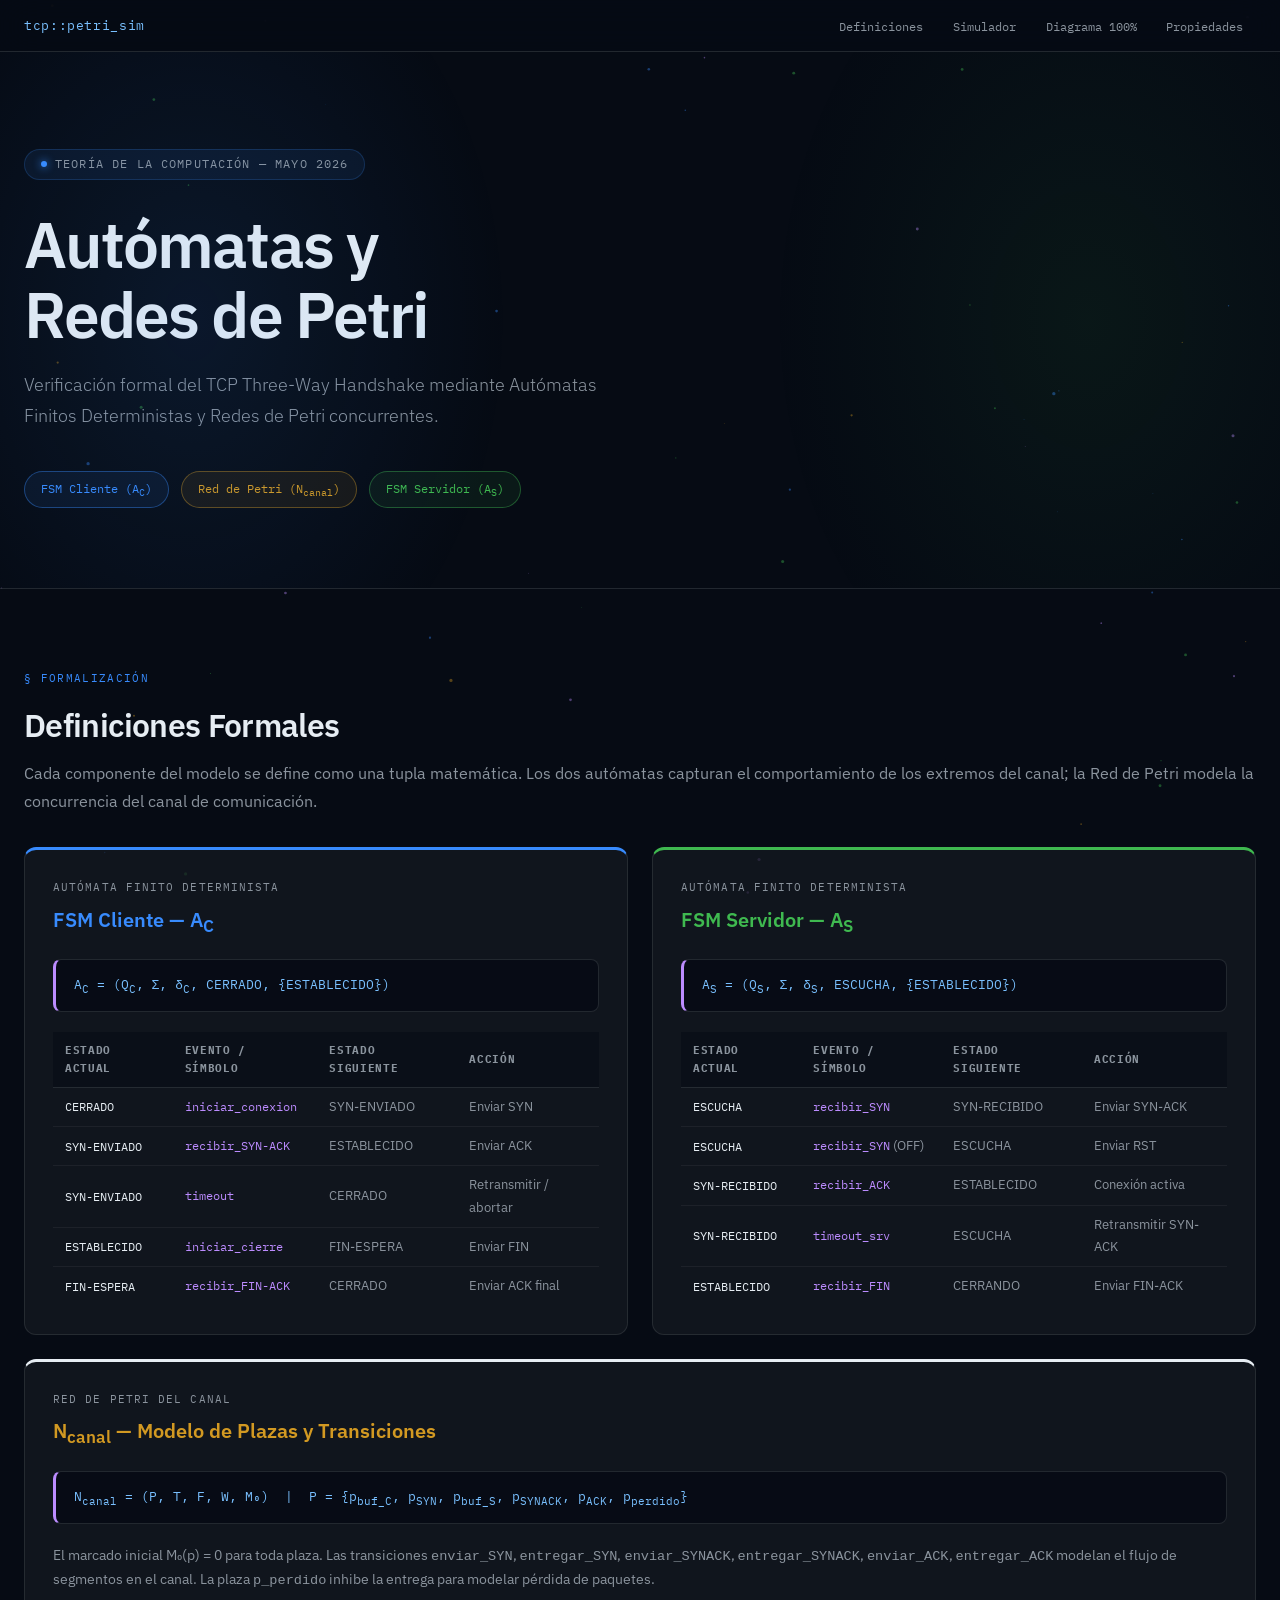
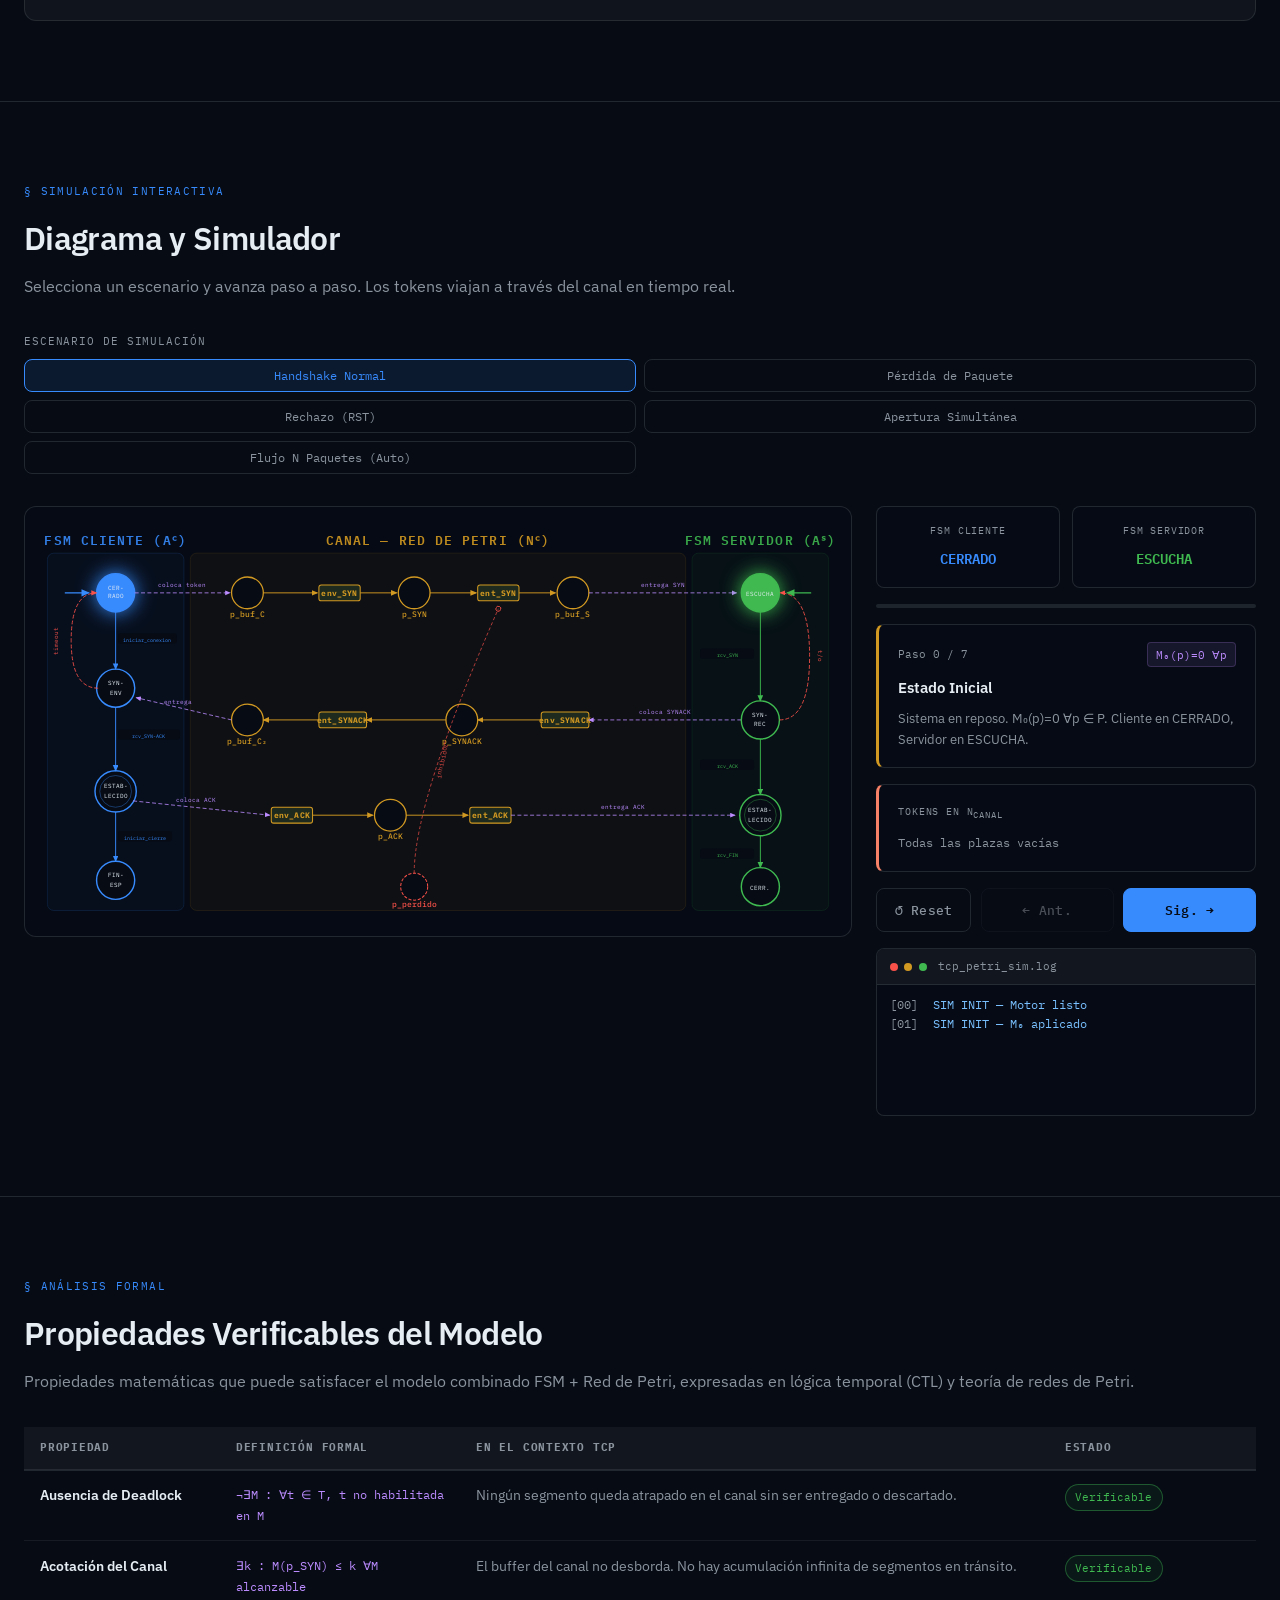
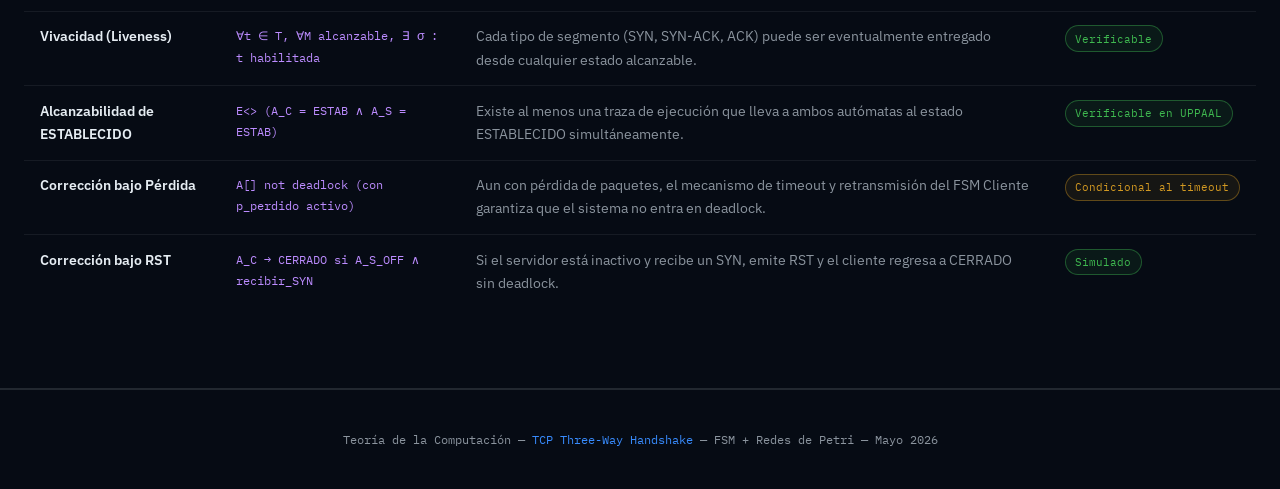
<file: index.html>
<!DOCTYPE html>
<html lang="es">

<head>
    <meta charset="UTF-8">
    <meta name="viewport" content="width=device-width, initial-scale=1.0">
    <meta name="description" content="Simulador interactivo de verificación formal del TCP Three-Way Handshake mediante Autómatas Finitos y Redes de Petri. Herramienta educativa para Teoría de la Computación.">
    <title>TCP Handshake — Autómatas y Redes de Petri</title>

    <!-- Google Fonts: IBM Plex -->
    <link rel="preconnect" href="https://fonts.googleapis.com">
    <link rel="preconnect" href="https://fonts.gstatic.com" crossorigin>
    <link href="https://fonts.googleapis.com/css2?family=IBM+Plex+Mono:wght@400;500;600&family=IBM+Plex+Sans:ital,wght@0,300;0,400;0,500;0,600;1,300&display=swap" rel="stylesheet">

    <!-- Estilos principales -->
    <link rel="stylesheet" href="styles.css">
</head>

<body>

    <!-- Fondo animado de partículas -->
    <canvas id="canvas-fondo" aria-hidden="true"></canvas>

    <!-- Contenedor raíz donde main.js inyecta los componentes -->
    <div id="app">
        <div class="loading-screen" id="loading-screen">
            <div class="loading-logo">
                <div class="loading-icon">
                    <svg width="48" height="48" viewBox="0 0 48 48" fill="none" xmlns="http://www.w3.org/2000/svg">
                        <circle cx="24" cy="24" r="22" stroke="#388bfd" stroke-width="2" stroke-dasharray="4 2"/>
                        <circle cx="24" cy="24" r="8" fill="#388bfd" opacity="0.3"/>
                        <circle cx="24" cy="24" r="4" fill="#388bfd"/>
                    </svg>
                </div>
                <span class="loading-texto">Inicializando Simulador</span>
                <div class="loading-barra">
                    <div class="loading-barra-fill"></div>
                </div>
            </div>
        </div>
    </div>

    <!-- Script de tooltips global -->
    <script src="tooltips.js"></script>
    <!-- Script principal (módulo ES6) -->
    <script type="module" src="main.js"></script>
</body>

</html>
</file>
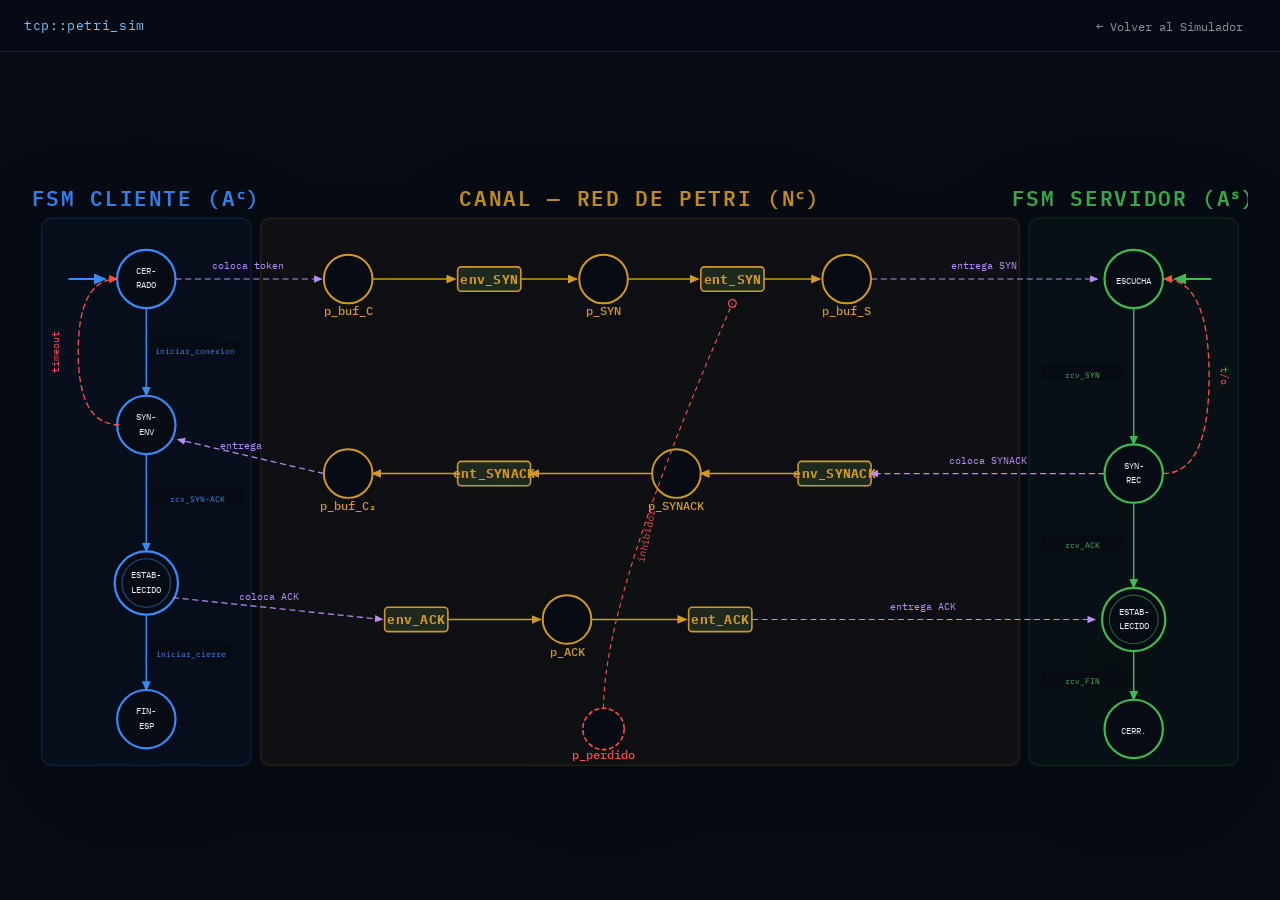
<file: diagrama.html>
<!doctype html>
<html lang="es">
  <head>
    <meta charset="UTF-8" />
    <meta name="viewport" content="width=device-width, initial-scale=1.0" />
    <title>Diagrama 100% — TCP Handshake Petri Net</title>
    <link
      href="https://fonts.googleapis.com/css2?family=IBM+Plex+Mono:wght@400;500;600&family=IBM+Plex+Sans:ital,wght@0,300;0,400;0,500;0,600;1,300&display=swap"
      rel="stylesheet"
    />
    <link rel="stylesheet" href="styles.css" />
    <style>
      body {
        margin: 0;
        padding: 0;
        background-color: var(--c-fondo);
        display: flex;
        flex-direction: column;
        min-height: 100vh;
        overflow-x: hidden;
      }
      .diagrama-full-layout {
        flex: 1;
        display: flex;
        align-items: center;
        justify-content: center;
        padding: 2rem;
        width: 100%;
        box-sizing: border-box;
      }
      /* Override specific dimensions for this view */
      .diagrama-full-layout svg {
        width: 100%;
        max-width: 1400px;
        height: auto;
        max-height: 90vh;
        filter: drop-shadow(0 20px 40px rgba(0, 0, 0, 0.4));
      }
    </style>
  </head>
  <body>
    <nav class="nav-sticky">
      <div class="contenedor nav-inner">
        <span class="nav-logo">tcp::petri_sim</span>
        <ul class="nav-links">
          <li><a href="index.html">← Volver al Simulador</a></li>
        </ul>
      </div>
    </nav>

    <div class="diagrama-full-layout" id="diagrama-container">
      <!-- El JS inyectará aquí el SVG para no duplicar código -->
    </div>

    <!-- Script de tooltips -->
    <script src="tooltips.js"></script>
    <script>
      // Cargar dinámicamente el SVG desde simulator-ui.html para evitar duplicación
      fetch("components/simulator-ui.html")
        .then((res) => res.text())
        .then((html) => {
          const parser = new DOMParser();
          const doc = parser.parseFromString(html, "text/html");
          const svg = doc.querySelector("svg");
          if (svg) {
            // Removemos el token animado ya que aquí es estático
            const token = svg.querySelector("#token-viajero");
            if (token) token.remove();

            document.getElementById("diagrama-container").appendChild(svg);

            // Inicializar los tooltips una vez inyectado el SVG
            initTooltips();
          }
        });
    </script>
  </body>
</html>
</file>
<file: styles.css>
/* ================================================================
   TCP PETRI NET SIMULATOR — styles.css
   Diseño premium: glassmorphism, animaciones, dark theme
   ================================================================ */

/* ─── 1. VARIABLES GLOBALES ─────────────────────────────────── */
:root {
    --c-fondo:        #060b14;
    --c-superficie:   rgba(22, 27, 34, 0.85);
    --c-borde:        rgba(48, 54, 61, 0.7);
    --c-borde-glow:   rgba(56, 139, 253, 0.25);

    --c-texto:        #e6edf3;
    --c-texto-dim:    #8b949e;
    --c-codigo:       #79c0ff;

    --c-cliente:      #388bfd;
    --c-servidor:     #3fb950;
    --c-canal:        #d29922;
    --c-token:        #f78166;
    --c-acento:       #bc8cff;
    --c-error:        #f85149;
    --c-success:      #3fb950;

    --fuente:         'IBM Plex Sans', sans-serif;
    --mono:           'IBM Plex Mono', monospace;

    --r:              12px;
    --r-sm:           8px;
    --sombra:         0 8px 32px rgba(0,0,0,0.5);
    --sombra-glow-c:  0 0 24px rgba(56,139,253,0.3);
    --sombra-glow-s:  0 0 24px rgba(63,185,80,0.3);
    --ease:           cubic-bezier(0.4, 0, 0.2, 1);
}

/* ─── 2. RESET Y BASE ───────────────────────────────────────── */
*, *::before, *::after { box-sizing: border-box; margin: 0; padding: 0; }

html { scroll-behavior: smooth; }

body {
    font-family: var(--fuente);
    background-color: var(--c-fondo);
    color: var(--c-texto);
    line-height: 1.7;
    min-height: 100vh;
    overflow-x: hidden;
}

#canvas-fondo {
    position: fixed;
    inset: 0;
    z-index: 0;
    pointer-events: none;
    opacity: 0.4;
}

#app { position: relative; z-index: 1; }

/* ─── 3. LOADING SCREEN ─────────────────────────────────────── */
.loading-screen {
    display: flex;
    align-items: center;
    justify-content: center;
    min-height: 100vh;
}
.loading-logo { text-align: center; }
.loading-icon {
    animation: pulse-glow 1.5s ease-in-out infinite;
    margin-bottom: 1.2rem;
}
.loading-texto {
    display: block;
    font-family: var(--mono);
    font-size: 0.8rem;
    color: var(--c-texto-dim);
    letter-spacing: 0.12em;
    text-transform: uppercase;
    margin-bottom: 1rem;
}
.loading-barra {
    width: 160px;
    height: 2px;
    background: var(--c-borde);
    border-radius: 2px;
    margin: 0 auto;
    overflow: hidden;
}
.loading-barra-fill {
    height: 100%;
    background: var(--c-cliente);
    border-radius: 2px;
    animation: loading-sweep 1.2s var(--ease) infinite;
}

/* ─── 4. LAYOUT ─────────────────────────────────────────────── */
.contenedor {
    max-width: 1280px;
    margin: 0 auto;
    padding: 0 1.5rem;
}

section {
    padding: 5rem 0;
    border-bottom: 1px solid var(--c-borde);
}

.seccion-titulo {
    font-size: clamp(1.5rem, 3vw, 2rem);
    font-weight: 600;
    letter-spacing: -0.02em;
    margin-bottom: 0.5rem;
}

.seccion-descripcion {
    color: var(--c-texto-dim);
    font-size: 1rem;
    margin-bottom: 2rem;
}

.seccion-label {
    font-family: var(--mono);
    font-size: 0.7rem;
    text-transform: uppercase;
    letter-spacing: 0.12em;
    color: var(--c-cliente);
    margin-bottom: 0.6rem;
    display: block;
}

/* ─── 5. GLASSMORPHISM PANEL ────────────────────────────────── */
.glass-panel {
    background: var(--c-superficie);
    backdrop-filter: blur(16px);
    -webkit-backdrop-filter: blur(16px);
    border: 1px solid var(--c-borde);
    border-radius: var(--r);
    box-shadow: var(--sombra);
}

/* ─── 6. HEADER / HERO ──────────────────────────────────────── */
.hero-premium {
    padding: 6rem 0 5rem;
    position: relative;
    overflow: hidden;
    border-bottom: 1px solid var(--c-borde);
    border-radius: 0;
}

.hero-premium::before {
    content: '';
    position: absolute;
    top: -30%;
    left: -10%;
    width: 50%;
    height: 160%;
    background: radial-gradient(ellipse, rgba(56,139,253,0.1) 0%, transparent 70%);
    pointer-events: none;
}

.hero-premium::after {
    content: '';
    position: absolute;
    top: -30%;
    right: -10%;
    width: 50%;
    height: 160%;
    background: radial-gradient(ellipse, rgba(63,185,80,0.07) 0%, transparent 70%);
    pointer-events: none;
}

.hero-badge {
    display: inline-flex;
    align-items: center;
    gap: 0.5rem;
    font-family: var(--mono);
    font-size: 0.72rem;
    letter-spacing: 0.1em;
    text-transform: uppercase;
    color: var(--c-texto-dim);
    background: rgba(56,139,253,0.08);
    border: 1px solid rgba(56,139,253,0.2);
    border-radius: 20px;
    padding: 0.3rem 1rem;
    margin-bottom: 1.8rem;
}

.hero-badge::before {
    content: '';
    width: 6px; height: 6px;
    border-radius: 50%;
    background: var(--c-cliente);
    box-shadow: 0 0 8px var(--c-cliente);
    animation: blink 2s ease-in-out infinite;
}

.hero-titulo {
    font-size: clamp(2.2rem, 5vw, 4rem);
    font-weight: 600;
    letter-spacing: -0.03em;
    line-height: 1.1;
    margin-bottom: 1.2rem;
    background: linear-gradient(135deg, #e6edf3 30%, #79c0ff 100%);
    -webkit-background-clip: text;
    -webkit-text-fill-color: transparent;
    background-clip: text;
}

.hero-subtitulo {
    font-size: 1.15rem;
    color: var(--c-texto-dim);
    font-weight: 300;
    margin-bottom: 2.5rem;
    max-width: 600px;
}

.hero-chips {
    display: flex;
    gap: 0.75rem;
    flex-wrap: wrap;
}

.chip {
    font-family: var(--mono);
    font-size: 0.78rem;
    padding: 0.35rem 1rem;
    border-radius: 20px;
    border: 1px solid;
    transition: var(--ease) 0.2s;
}
.chip:hover { transform: translateY(-2px); }
.chip-c { color: var(--c-cliente);  border-color: rgba(56,139,253,0.4);  background: rgba(56,139,253,0.08); }
.chip-n { color: var(--c-canal);    border-color: rgba(210,153,34,0.4);  background: rgba(210,153,34,0.08); }
.chip-s { color: var(--c-servidor); border-color: rgba(63,185,80,0.4);   background: rgba(63,185,80,0.08); }

/* ─── 7. NAV / STICKY BAR ───────────────────────────────────── */
.nav-sticky {
    position: sticky;
    top: 0;
    z-index: 100;
    background: rgba(6, 11, 20, 0.85);
    backdrop-filter: blur(20px);
    -webkit-backdrop-filter: blur(20px);
    border-bottom: 1px solid var(--c-borde);
    padding: 0.75rem 0;
    transition: all 0.3s var(--ease);
}

.nav-inner {
    display: flex;
    align-items: center;
    justify-content: space-between;
    gap: 2rem;
}

.nav-logo {
    font-family: var(--mono);
    font-size: 0.8rem;
    color: var(--c-codigo);
    letter-spacing: 0.05em;
}

.nav-links {
    display: flex;
    gap: 0.25rem;
    list-style: none;
}

.nav-links a {
    font-family: var(--mono);
    font-size: 0.78rem;
    color: var(--c-texto-dim);
    text-decoration: none;
    padding: 0.4rem 0.8rem;
    border-radius: var(--r-sm);
    transition: all 0.2s var(--ease);
}

.nav-links a:hover {
    color: var(--c-texto);
    background: rgba(255,255,255,0.06);
}

/* ─── 8. CARDS DE DEFINICION ────────────────────────────────── */
.grid-2col {
    display: grid;
    grid-template-columns: repeat(auto-fit, minmax(440px, 1fr));
    gap: 1.5rem;
    margin-top: 2rem;
}

.card-def {
    background: rgba(22, 27, 34, 0.7);
    border: 1px solid var(--c-borde);
    border-top: 3px solid;
    border-radius: var(--r);
    padding: 1.75rem;
    transition: transform 0.25s var(--ease), box-shadow 0.25s var(--ease);
}
.card-def:hover { transform: translateY(-4px); }
.card-def.cliente { border-top-color: var(--c-cliente); }
.card-def.cliente:hover { box-shadow: var(--sombra-glow-c); }
.card-def.servidor { border-top-color: var(--c-servidor); }
.card-def.servidor:hover { box-shadow: var(--sombra-glow-s); }

.card-label {
    font-family: var(--mono);
    font-size: 0.68rem;
    text-transform: uppercase;
    letter-spacing: 0.1em;
    color: var(--c-texto-dim);
    margin-bottom: 0.4rem;
}
.card-titulo {
    font-size: 1.25rem;
    font-weight: 600;
    margin-bottom: 1.2rem;
}
.card-titulo.cliente { color: var(--c-cliente); }
.card-titulo.servidor { color: var(--c-servidor); }

.formula {
    background: rgba(6,11,20,0.8);
    border: 1px solid var(--c-borde);
    border-left: 3px solid var(--c-acento);
    padding: 0.85rem 1.1rem;
    border-radius: var(--r-sm);
    margin-bottom: 1.25rem;
    font-family: var(--mono);
    font-size: 0.8rem;
    color: var(--c-codigo);
    overflow-x: auto;
}

/* Tabla de transiciones */
.tabla-t {
    width: 100%;
    border-collapse: collapse;
    font-size: 0.82rem;
}
.tabla-t th {
    font-family: var(--mono);
    font-size: 0.68rem;
    text-transform: uppercase;
    letter-spacing: 0.06em;
    color: var(--c-texto-dim);
    padding: 0.55rem 0.75rem;
    text-align: left;
    background: rgba(6,11,20,0.5);
    border-bottom: 1px solid var(--c-borde);
}
.tabla-t td {
    padding: 0.5rem 0.75rem;
    border-bottom: 1px solid rgba(48,54,61,0.4);
    vertical-align: middle;
    color: var(--c-texto-dim);
}
.tabla-t td:first-child { font-family: var(--mono); font-size: 0.78rem; color: var(--c-texto); }
.tabla-t td code { font-family: var(--mono); font-size: 0.78rem; color: var(--c-acento); }
.tabla-t tr:last-child td { border-bottom: none; }
.tabla-t tr:hover td { background: rgba(255,255,255,0.02); }

/* ─── 9. SIMULADOR ──────────────────────────────────────────── */
#simulador .contenedor { max-width: 1280px; }

.sim-layout {
    display: grid;
    grid-template-columns: 1fr 380px;
    gap: 1.5rem;
    align-items: start;
    margin-top: 2rem;
}

/* SVG del diagrama */
.diagrama-wrapper {
    background: rgba(6,11,20,0.6);
    border: 1px solid var(--c-borde);
    border-radius: var(--r);
    padding: 1rem;
    overflow: hidden;
}

#diagrama-principal {
    width: 100%;
    height: auto;
    display: block;
}

/* Panel lateral del simulador */
.sim-panel {
    display: flex;
    flex-direction: column;
    gap: 1rem;
}

.estados-grid {
    display: grid;
    grid-template-columns: 1fr 1fr;
    gap: 0.75rem;
}

.estado-box {
    background: rgba(6,11,20,0.7);
    border: 1px solid var(--c-borde);
    border-radius: var(--r-sm);
    padding: 0.9rem 1rem;
    text-align: center;
    transition: all 0.3s var(--ease);
}
.estado-box.activo-c { border-color: var(--c-cliente); box-shadow: 0 0 16px rgba(56,139,253,0.2); }
.estado-box.activo-s { border-color: var(--c-servidor); box-shadow: 0 0 16px rgba(63,185,80,0.2); }

.estado-label {
    font-family: var(--mono);
    font-size: 0.65rem;
    text-transform: uppercase;
    letter-spacing: 0.08em;
    color: var(--c-texto-dim);
    margin-bottom: 0.35rem;
    display: block;
}
.estado-valor {
    font-family: var(--mono);
    font-size: 0.88rem;
    font-weight: 600;
    transition: color 0.3s var(--ease);
}
.estado-valor.c { color: var(--c-cliente); }
.estado-valor.s { color: var(--c-servidor); }

/* Progreso */
.progreso-bar-wrap {
    height: 4px;
    background: rgba(48,54,61,0.6);
    border-radius: 4px;
    overflow: hidden;
}
.progreso-bar-fill {
    height: 100%;
    background: linear-gradient(90deg, var(--c-cliente), var(--c-servidor));
    border-radius: 4px;
    transition: width 0.5s var(--ease);
    width: 0%;
}

/* ─── 13. PANEL AUTO-PLAY Y SLIDER ──────────────────────────── */
.panel-autoplay {
    background: rgba(13, 17, 23, 0.6) !important;
    backdrop-filter: blur(12px);
    border: 1px solid rgba(88, 166, 255, 0.2) !important;
    box-shadow: 0 8px 32px rgba(0,0,0,0.4);
    padding: 1.2rem !important;
    border-radius: 12px !important;
    display: flex;
    flex-direction: column;
    gap: 1rem;
    animation: slide-up-fade 0.4s var(--ease);
}

.autoplay-header {
    display: flex;
    justify-content: space-between;
    align-items: center;
    border-bottom: 1px solid rgba(255,255,255,0.05);
    padding-bottom: 0.6rem;
}

.autoplay-title {
    font-size: 0.7rem;
    color: var(--c-texto-dim);
    text-transform: uppercase;
    font-weight: 700;
    letter-spacing: 1px;
}

.autoplay-controls-grid {
    display: grid;
    grid-template-columns: 1fr 1.5fr;
    gap: 1rem;
    align-items: center;
}

.control-group {
    display: flex;
    flex-direction: column;
    gap: 0.4rem;
}

.control-label {
    font-size: 0.65rem;
    color: var(--c-texto-dim);
    font-weight: 600;
}

.input-n-paquetes {
    background: rgba(0,0,0,0.4);
    border: 1px solid var(--c-borde);
    border-radius: 6px;
    color: var(--c-texto);
    font-family: var(--mono);
    font-size: 0.85rem;
    padding: 0.4rem 0.6rem;
    width: 100%;
    outline: none;
    transition: all 0.2s;
}
.input-n-paquetes:focus {
    border-color: var(--c-cliente);
    box-shadow: 0 0 0 2px rgba(56, 139, 253, 0.2);
}

select.input-n-paquetes {
    cursor: pointer;
    appearance: none;
    background-image: url("data:image/svg+xml,%3Csvg xmlns='http://www.w3.org/2000/svg' width='12' height='12' fill='%238b949e' viewBox='0 0 16 16'%3E%3Cpath d='M7.247 11.14 2.451 5.658C1.885 5.013 2.345 4 3.204 4h9.592a1 1 0 0 1 .753 1.659l-4.796 5.48a1 1 0 0 1-1.506 0z'/%3E%3C/svg%3E");
    background-repeat: no-repeat;
    background-position: calc(100% - 10px) center;
    padding-right: 25px;
}

.speed-slider-wrap {
    display: flex;
    align-items: center;
    gap: 0.8rem;
    background: rgba(0,0,0,0.2);
    padding: 0.4rem 0.8rem;
    border-radius: 20px;
}

/* Info del paso */
.paso-card {
    background: rgba(6,11,20,0.7);
    border: 1px solid var(--c-borde);
    border-left: 3px solid var(--c-canal);
    border-radius: var(--r-sm);
    padding: 1.1rem 1.2rem;
}
.paso-header {
    display: flex;
    justify-content: space-between;
    align-items: center;
    margin-bottom: 0.5rem;
}
.paso-num {
    font-family: var(--mono);
    font-size: 0.7rem;
    color: var(--c-texto-dim);
}
.paso-formula-badge {
    font-family: var(--mono);
    font-size: 0.68rem;
    color: var(--c-acento);
    background: rgba(188,140,255,0.1);
    border: 1px solid rgba(188,140,255,0.2);
    padding: 0.15rem 0.5rem;
    border-radius: 4px;
    max-width: 180px;
    overflow: hidden;
    text-overflow: ellipsis;
    white-space: nowrap;
}
.paso-titulo {
    font-size: 0.95rem;
    font-weight: 600;
    margin-bottom: 0.4rem;
    color: var(--c-texto);
}
.paso-desc {
    font-size: 0.82rem;
    color: var(--c-texto-dim);
    line-height: 1.6;
}

/* Escenarios selector */
.escenarios-label {
    font-family: var(--mono);
    font-size: 0.7rem;
    text-transform: uppercase;
    letter-spacing: 0.08em;
    color: var(--c-texto-dim);
    margin-bottom: 0.5rem;
    display: block;
}
.escenarios-grid {
    display: grid;
    grid-template-columns: 1fr 1fr;
    gap: 0.5rem;
    margin-bottom: 0.75rem;
}
.btn-escenario {
    font-family: var(--mono);
    font-size: 0.72rem;
    padding: 0.5rem 0.6rem;
    border-radius: var(--r-sm);
    border: 1px solid var(--c-borde);
    background: transparent;
    color: var(--c-texto-dim);
    cursor: pointer;
    transition: all 0.2s var(--ease);
    text-align: center;
}
.btn-escenario:hover { border-color: var(--c-cliente); color: var(--c-cliente); background: rgba(56,139,253,0.07); }
.btn-escenario.activo { border-color: var(--c-cliente); color: var(--c-cliente); background: rgba(56,139,253,0.12); }

/* Botones de control */
.controles {
    display: grid;
    grid-template-columns: auto 1fr 1fr;
    gap: 0.6rem;
}

.btn {
    font-family: var(--mono);
    font-size: 0.82rem;
    padding: 0.65rem 1.1rem;
    border-radius: var(--r-sm);
    border: 1px solid;
    cursor: pointer;
    transition: all 0.2s var(--ease);
    font-weight: 500;
    letter-spacing: 0.02em;
}
.btn:disabled { opacity: 0.3; cursor: not-allowed; }

.btn-reset {
    background: transparent;
    border-color: var(--c-borde);
    color: var(--c-texto-dim);
}
.btn-reset:hover:not(:disabled) { border-color: var(--c-error); color: var(--c-error); }

.btn-prev {
    background: transparent;
    border-color: var(--c-borde);
    color: var(--c-texto);
}
.btn-prev:hover:not(:disabled) { border-color: var(--c-cliente); color: var(--c-cliente); background: rgba(56,139,253,0.08); }

.btn-next {
    background: var(--c-cliente);
    border-color: var(--c-cliente);
    color: #060b14;
    font-weight: 600;
}
.btn-next:hover:not(:disabled) { background: #58a6ff; border-color: #58a6ff; transform: translateY(-1px); box-shadow: 0 4px 16px rgba(56,139,253,0.4); }

/* Consola */
.consola-wrap {
    background: rgba(6,11,20,0.9);
    border: 1px solid var(--c-borde);
    border-radius: var(--r-sm);
    overflow: hidden;
}
.consola-header {
    display: flex;
    align-items: center;
    gap: 0.4rem;
    padding: 0.5rem 0.8rem;
    background: rgba(22,27,34,0.8);
    border-bottom: 1px solid var(--c-borde);
}
.consola-dot { width: 8px; height: 8px; border-radius: 50%; }
.consola-dot.r { background: #f85149; }
.consola-dot.y { background: #d29922; }
.consola-dot.g { background: #3fb950; }
.consola-titulo {
    font-family: var(--mono);
    font-size: 0.68rem;
    color: var(--c-texto-dim);
    margin-left: 0.3rem;
}
.consola-body {
    height: 130px;
    overflow-y: auto;
    padding: 0.6rem 0.8rem;
    font-family: var(--mono);
    font-size: 0.72rem;
    line-height: 1.7;
}
.consola-body::-webkit-scrollbar { width: 4px; }
.consola-body::-webkit-scrollbar-track { background: transparent; }
.consola-body::-webkit-scrollbar-thumb { background: var(--c-borde); border-radius: 2px; }

.log-line { display: block; }
.log-time { color: var(--c-texto-dim); margin-right: 0.5rem; }
.log-info  { color: var(--c-codigo); }
.log-ok    { color: var(--c-success); }
.log-warn  { color: var(--c-canal); }
.log-error { color: var(--c-error); }
.log-token { color: var(--c-token); }

/* ─── 10. PROPIEDADES ───────────────────────────────────────── */
.tabla-props {
    width: 100%;
    border-collapse: collapse;
    margin-top: 1.5rem;
    font-size: 0.85rem;
}
.tabla-props th {
    font-family: var(--mono);
    font-size: 0.7rem;
    text-transform: uppercase;
    letter-spacing: 0.07em;
    color: var(--c-texto-dim);
    padding: 0.7rem 1rem;
    text-align: left;
    background: rgba(22,27,34,0.8);
    border-bottom: 2px solid var(--c-borde);
}
.tabla-props td {
    padding: 0.85rem 1rem;
    border-bottom: 1px solid rgba(48,54,61,0.4);
    color: var(--c-texto-dim);
    vertical-align: top;
}
.tabla-props tr:last-child td { border-bottom: none; }
.tabla-props tr:hover td { background: rgba(255,255,255,0.02); }

.prop-nombre { font-weight: 600; color: var(--c-texto) !important; }
.prop-formula { font-family: var(--mono); font-size: 0.78rem; color: var(--c-acento) !important; }

.badge {
    display: inline-block;
    font-family: var(--mono);
    font-size: 0.68rem;
    padding: 0.2rem 0.6rem;
    border-radius: 20px;
    border: 1px solid;
    white-space: nowrap;
}
.badge-ok      { color: var(--c-success); border-color: rgba(63,185,80,0.4); background: rgba(63,185,80,0.08); }
.badge-parcial { color: var(--c-canal);   border-color: rgba(210,153,34,0.4); background: rgba(210,153,34,0.08); }

/* ─── 11. FOOTER ────────────────────────────────────────────── */
footer {
    padding: 2.5rem 0;
    text-align: center;
    border-top: 1px solid var(--c-borde);
    font-family: var(--mono);
    font-size: 0.75rem;
    color: var(--c-texto-dim);
}
footer span { color: var(--c-cliente); }

/* ─── 12. ANIMACIONES ───────────────────────────────────────── */

/* Fix crítico: SVG circles con transform deben escalar desde su propio centro */
#diagrama-principal circle[id^="tk-"] {
    transform-box: fill-box;
    transform-origin: center;
    pointer-events: none;
}

@keyframes pulse-glow {
    0%, 100% { filter: drop-shadow(0 0 6px rgba(56,139,253,0.6)); }
    50%       { filter: drop-shadow(0 0 18px rgba(56,139,253,1)); }
}

@keyframes loading-sweep {
    0%   { transform: translateX(-100%); }
    100% { transform: translateX(400%); }
}

@keyframes blink {
    0%, 100% { opacity: 1; }
    50%       { opacity: 0.3; }
}

@keyframes token-appear {
    0%   { transform: scale(0); opacity: 0; }
    70%  { transform: scale(1.3); opacity: 1; }
    100% { transform: scale(1);   opacity: 1; }
}

@keyframes token-pulse {
    0%, 100% { r: 6; }
    50%       { r: 8; }
}

@keyframes trans-fire {
    0%   { opacity: 0.9; }
    50%  { opacity: 1; filter: drop-shadow(0 0 8px #d29922) brightness(1.6); }
    100% { opacity: 0.9; }
}

@keyframes fade-in-up {
    from { opacity: 0; transform: translateY(20px); }
    to   { opacity: 1; transform: translateY(0); }
}

.fade-in { animation: fade-in-up 0.5s var(--ease) both; }

/* SVG token animado */
.token-activo {
    animation: token-appear 0.35s var(--ease) both;
}
.trans-activa {
    animation: trans-fire 0.6s var(--ease) both;
}

/* ─── 13. RESPONSIVE ────────────────────────────────────────── */
@media (max-width: 900px) {
    .sim-layout { grid-template-columns: 1fr; }
    .grid-2col  { grid-template-columns: 1fr; }
    .nav-links  { display: none; }
}

@media (max-width: 600px) {
    .hero-titulo    { font-size: 2rem; }
    .controles      { grid-template-columns: 1fr 1fr 1fr; }
    .estados-grid   { grid-template-columns: 1fr; }
    .escenarios-grid { grid-template-columns: 1fr; }
}

/* ─── 14. TOOLTIP FLOTANTE ──────────────────────────────────── */
#tooltip-popup {
    position: fixed;
    z-index: 9999;
    pointer-events: none;
    max-width: 280px;
    padding: 1rem 1.2rem;
    background: rgba(10, 16, 28, 0.97);
    backdrop-filter: blur(20px);
    -webkit-backdrop-filter: blur(20px);
    border: 1px solid rgba(56,139,253,0.25);
    border-radius: 10px;
    box-shadow: 0 12px 40px rgba(0,0,0,0.7), 0 0 0 1px rgba(255,255,255,0.04);
    opacity: 0;
    transform: translateY(8px) scale(0.96);
    transition: opacity 0.18s var(--ease), transform 0.18s var(--ease);
    will-change: transform, opacity;
}
#tooltip-popup.visible {
    opacity: 1;
    transform: translateY(0) scale(1);
}
.tip-titulo {
    font-family: var(--mono);
    font-size: 0.88rem;
    font-weight: 600;
    color: var(--c-texto);
    margin-bottom: 0.35rem;
}
.tip-titulo.c { color: var(--c-cliente); }
.tip-titulo.n { color: var(--c-canal); }
.tip-titulo.s { color: var(--c-servidor); }
.tip-titulo.w { color: var(--c-acento); }
.tip-subtitulo {
    font-family: var(--mono);
    font-size: 0.65rem;
    text-transform: uppercase;
    letter-spacing: 0.1em;
    color: var(--c-texto-dim);
    margin-bottom: 0.55rem;
    opacity: 0.7;
}
.tip-cuerpo {
    font-size: 0.82rem;
    color: var(--c-texto-dim);
    line-height: 1.6;
    font-family: var(--fuente);
}
.tip-formula {
    font-family: var(--mono);
    font-size: 0.72rem;
    color: var(--c-acento);
    background: rgba(188,140,255,0.08);
    border: 1px solid rgba(188,140,255,0.2);
    border-radius: 5px;
    padding: 0.28rem 0.6rem;
    margin-top: 0.55rem;
    display: inline-block;
}
#diagrama-principal text.zona-label {
    cursor: default;
    pointer-events: all;
    font-size: 17px;        /* 200% del original 8.5px */
    font-weight: 600;
    letter-spacing: 0.08em;
}

/* Evitar que los textos dentro de los estados/transiciones bloqueen el hover */
#diagrama-principal text:not(.zona-label):not(.flecha-hover) {
    pointer-events: none;
}


/* Hacer hoverable plazas, transiciones y estados FSM */
#diagrama-principal circle[id^="pn-"],
#diagrama-principal circle[id^="ec-"],
#diagrama-principal circle[id^="es-"],
#diagrama-principal rect[id^="tr-"] {
    pointer-events: all;
    cursor: crosshair;
    transition: filter 0.15s ease;
}
#diagrama-principal circle[id^="pn-"]:hover,
#diagrama-principal circle[id^="ec-"]:hover,
#diagrama-principal circle[id^="es-"]:hover,
#diagrama-principal rect[id^="tr-"]:hover {
    filter: brightness(1.6);
}

/* ── Textos de TRANSICIONES: +50% (7px → 10.5px) ─────────────── */
#diagrama-principal rect[id^="tr-"] + text {
    font-size: 10.5px;
    font-weight: 700;
    letter-spacing: 0.02em;
}

/* ── Textos de PLAZAS (debajo de los círculos): +40% (7px → 10px) */
#diagrama-principal circle[id^="pn-"] + text {
    font-size: 10px;
    font-weight: 500;
}

/* ── Etiquetas de integración (flechas moradas): +35% (6px → 8px) */
#diagrama-principal line + text,
#diagrama-principal path + text {
    font-size: 8px;
}

/* ── Efecto hover para textos de las flechas del FSM e integración */
.flecha-hover {
    pointer-events: all;
    cursor: help;
    transition: filter 0.15s ease, opacity 0.15s ease;
}
.flecha-hover:hover {
    filter: brightness(1.5);
    opacity: 1 !important;
}
</file>
